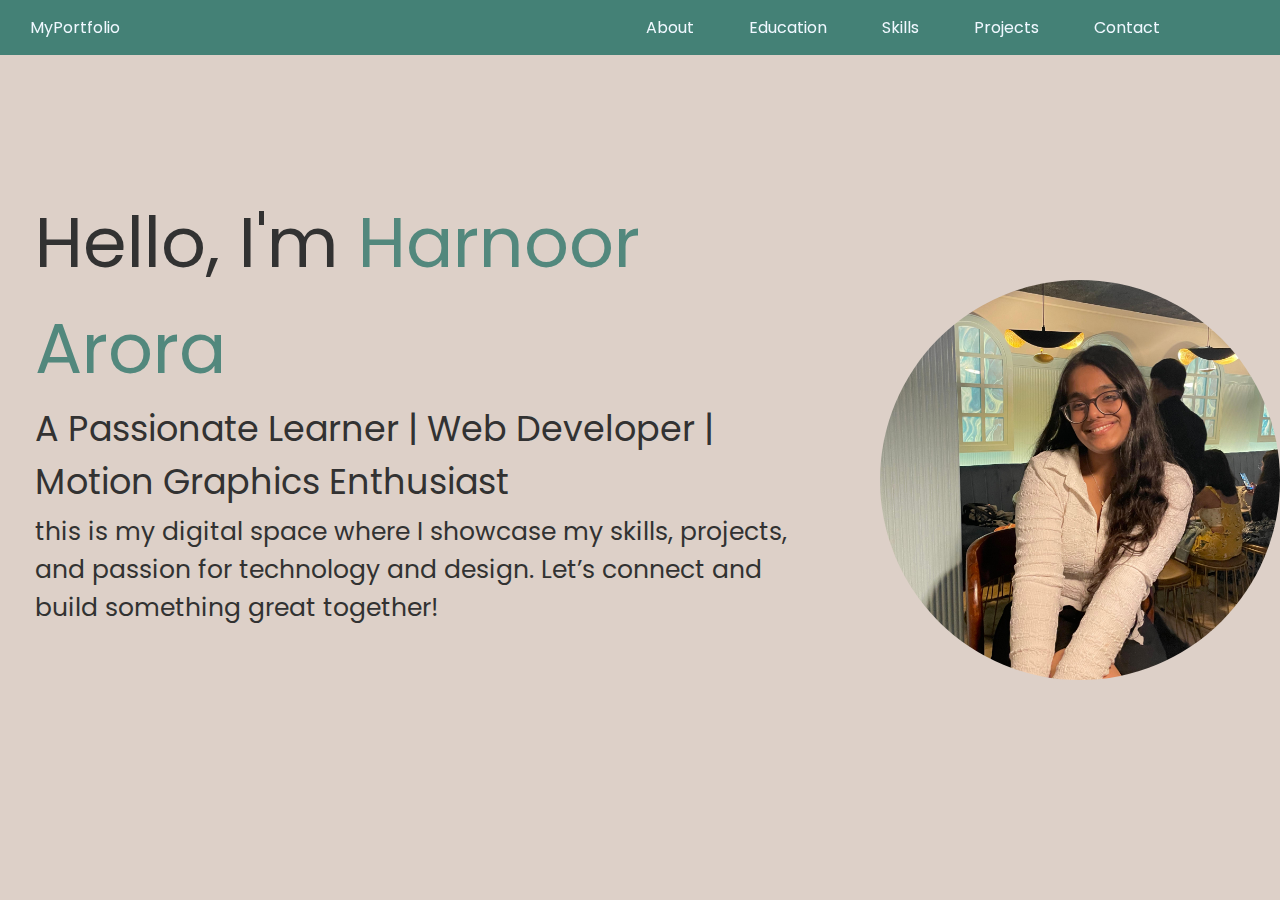
<file: index.html>
<!DOCTYPE html>
<html lang="en">
<head>
    <meta charset="UTF-8">
    <meta name="viewport" content="width=device-width, initial-scale=1.0">
    <title>MyPortfolio</title>
    <link rel="preconnect" href="https://fonts.googleapis.com">
    <link rel="preconnect" href="https://fonts.gstatic.com" crossorigin>
    <link href="https://fonts.googleapis.com/css2?family=Poppins:ital,wght@0,100;0,200;0,300;0,400;0,500;0,600;0,700;0,800;0,900;1,100;1,200;1,300;1,400;1,500;1,600;1,700;1,800;1,900&display=swap" rel="stylesheet">
    <link rel="stylesheet" href="style.css">
</head>
<body>
    <header class="navbar">
        <div class="left">
            <div class="MyPortfolio">
                MyPortfolio
            </div>
        </div>
        <div class="right">
            <div class="links">
                <a href="index.html"> About</a>
            </div>
            <div class="links">
                <a href="education.html"> Education</a>
            </div>
            <div class="links">
                <a href="skills.html"> Skills</a>
            </div>
            <div class="links">
                <a href="projects.html"> Projects</a>
            </div>
            <div class="links">
                <a href="contact.html">Contact</a>
            </div>
        </div>
    </header>

    <main>
        <div class="mainp">
            <div class="lefttext">
                <div class="title">
                    Hello, I'm <span class="green">Harnoor Arora</span> 
                </div>
                <div class="discp">
                    A Passionate Learner | Web Developer | Motion Graphics Enthusiast
                </div>
                <div class="discp2">
                    this is my digital space where I showcase my skills, projects, and passion for technology and design. Let’s connect and build something great together!
                </div>
            </div>
            <div class="rightpic">
                <img class="profile" src="profile.jpg">
            </div>
        </div>
    </main>
</body>
</html>
</file>
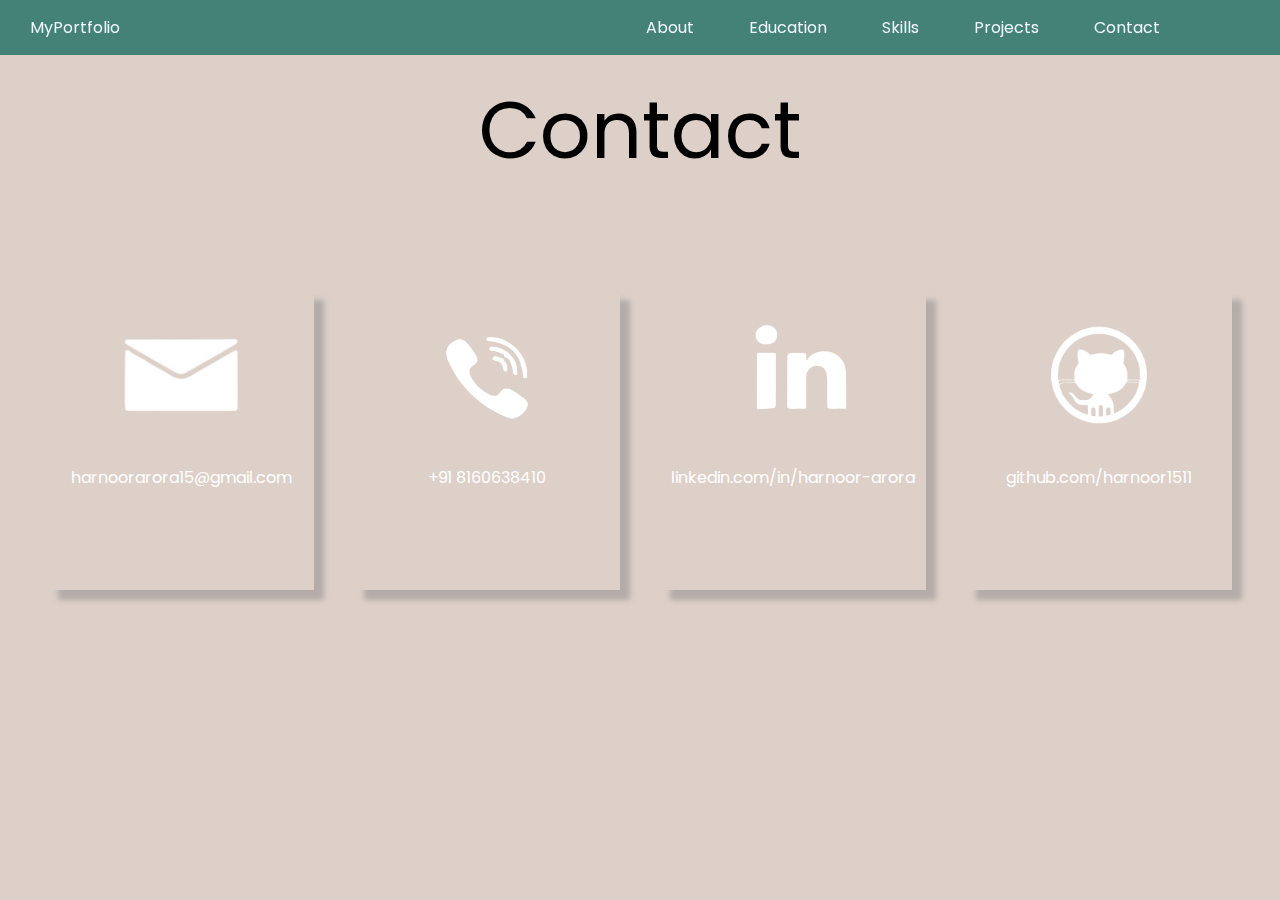
<file: contact.html>
<!DOCTYPE html>
<html lang="en">
<head>
    <meta charset="UTF-8">
    <meta name="viewport" content="width=device-width, initial-scale=1.0">
    <link rel="preconnect" href="https://fonts.googleapis.com">
    <link rel="preconnect" href="https://fonts.gstatic.com" crossorigin>
    <link href="https://fonts.googleapis.com/css2?family=Poppins:ital,wght@0,100;0,200;0,300;0,400;0,500;0,600;0,700;0,800;0,900;1,100;1,200;1,300;1,400;1,500;1,600;1,700;1,800;1,900&display=swap" rel="stylesheet">
    <link rel="stylesheet" href="style.css">
    <title>Contact</title>
</head>
<body>
    <header class="navbar">
        <div class="left">
            <div class="MyPortfolio">
                MyPortfolio
            </div>
        </div>
        <div class="right">
            <div class="links">
                <a href="index.html"> About</a>
            </div>
            <div class="links">
                <a href="education.html"> Education</a>
            </div>
            <div class="links">
                <a href="skills.html"> Skills</a>
            </div>
            <div class="links">
                <a href="projects.html"> Projects</a>
            </div>
            <div class="links">
                <a href="contact.html">Contact</a>
            </div>
        </div>
    </header>
    <div class="heading">
        Contact
    </div>
    <div class="icons">
        <div class="box">
            <div class="pic">
                <img class="mail" src="icons/mail.png" alt="mail">
            </div>
            <div class="info">
                harnoorarora15@gmail.com
            </div>
        </div>
        <div class="box">
            <div class="pic">
                <img class="call"  src="icons/call.png" alt="call">
            </div>
            <div class="info">
                +91 8160638410
            </div>
        </div>
        <div class="box">
            <div class="pic">
                <img  class="ld" src="icons/linkdin.png" alt="linkedin">
            </div>
            <div class="info">
                <a href="https://linkedin.com/in/harnoor-arora-298873318" target="_blank">linkedin.com/in/harnoor-arora</a>   
            </div>
        </div>
        <div class="box">
            <div class="pic">
                <img class="git"  src="icons/git.png" alt="github">
            </div>
            <div class="info">
                <a href="https://github.com/harnoor1511" target="_blank">github.com/harnoor1511</a>
            </div>
        </div>
    </div>
</body>
</html>
</file>
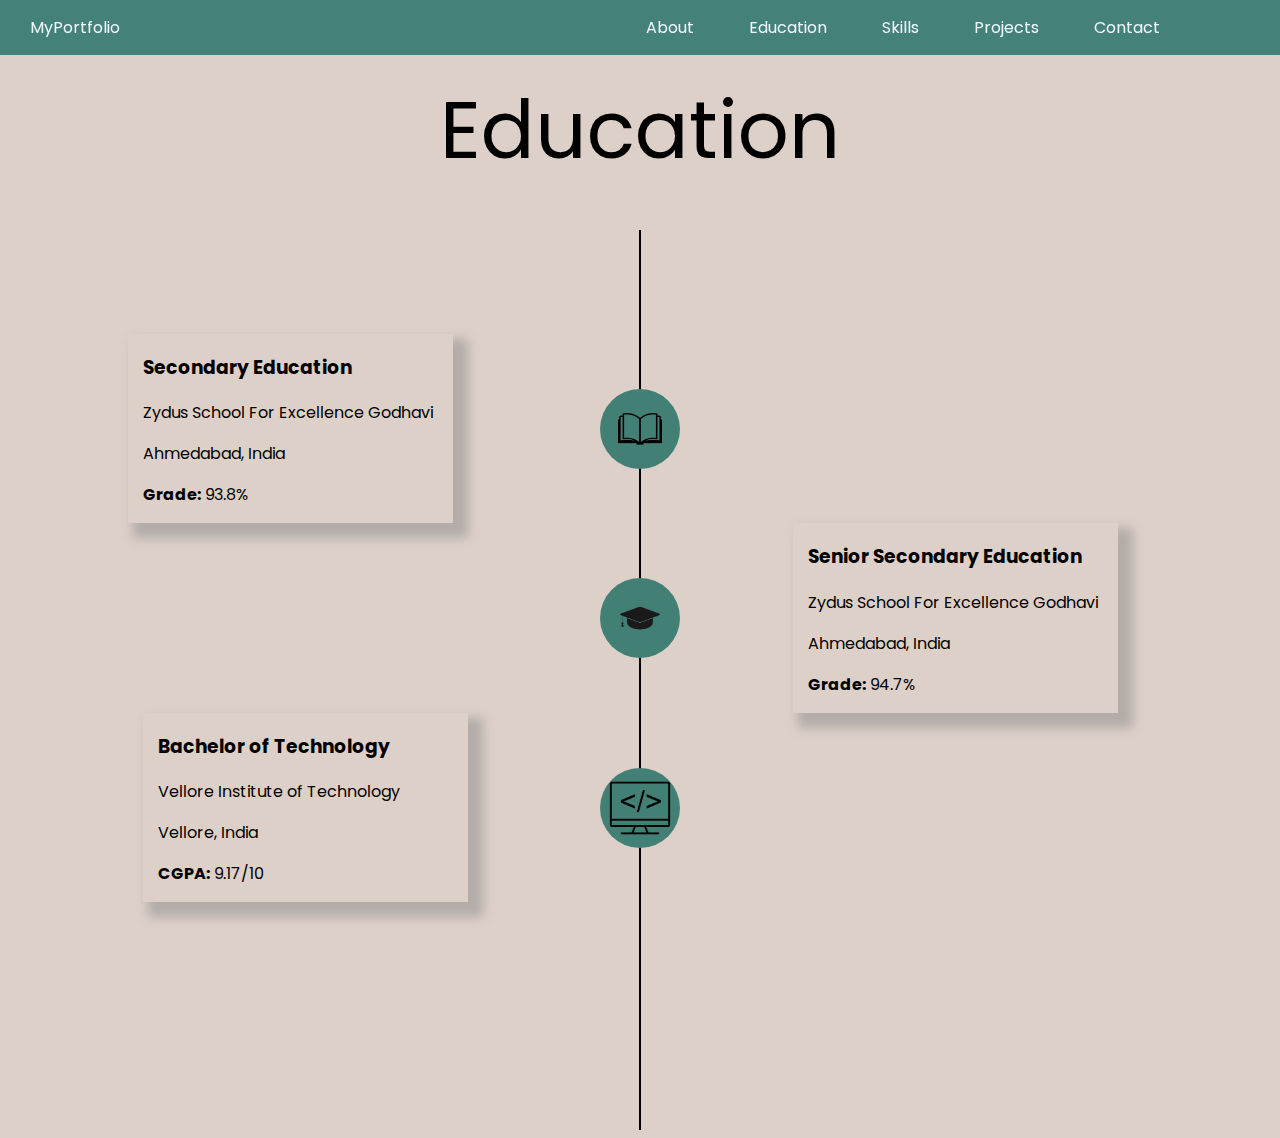
<file: education.html>
<!DOCTYPE html>
<html lang="en">
<head>
    <meta charset="UTF-8">
    <meta name="viewport" content="width=device-width, initial-scale=1.0">
    <link rel="preconnect" href="https://fonts.googleapis.com">
    <link rel="preconnect" href="https://fonts.gstatic.com" crossorigin>
    <link href="https://fonts.googleapis.com/css2?family=Poppins:ital,wght@0,100;0,200;0,300;0,400;0,500;0,600;0,700;0,800;0,900;1,100;1,200;1,300;1,400;1,500;1,600;1,700;1,800;1,900&display=swap" rel="stylesheet">
    <link rel="stylesheet" href="style.css">
    <title>Education</title>
</head>
<body>
    <header class="navbar">
        <div class="left">
            <div class="MyPortfolio">
                MyPortfolio
            </div>
        </div>
        <div class="right">
            <div class="links">
                <a href="index.html"> About</a>
            </div>
            <div class="links">
                <a href="education.html"> Education</a>
            </div>
            <div class="links">
                <a href="skills.html"> Skills</a>
            </div>
            <div class="links">
                <a href="projects.html"> Projects</a>
            </div>
            <div class="links">
                <a href="contact.html">Contact</a>
            </div>
        </div>
    </header>
    <div class="heading">
        Education
    </div>
    <div class="wrapper">
        <div class="vertical-line">
            <div class="timeline">
                <div class="timeline-itemleft">
                    <div class="circle">
                        <img src="icons/book.png" alt="10th Grade Icon">
                    </div>
                    <div class="content1">
                        <h3>Secondary Education</h3>
                        <p>Zydus School For Excellence Godhavi</p>
                        <p>Ahmedabad, India</p>
                        <p><b>Grade:</b> 93.8%</p>
                    </div>
                </div>
            
                <div class="timeline-item right">
                    <div class="circle">
                        <img src="icons/cap.png" alt="12th Grade Icon">
                    </div>
                    <div class="content2">
                        <h3>Senior Secondary Education</h3>
                        <p>Zydus School For Excellence Godhavi</p>
                        <p>Ahmedabad, India</p>
                        <p><b>Grade:</b> 94.7%</p>
                    </div>
                </div>
            
                <div class="timeline-item left">
                    <div class="circle">
                        <img class="uni"  src="icons/uni.png" alt="University Icon">
                    </div>
                    <div class="content1">
                        <h3>Bachelor of Technology</h3>
                        <p>Vellore Institute of Technology</p>
                        <p>Vellore, India</p>
                        <p><b>CGPA:</b> 9.17/10</p>
                    </div>
                </div>
            </div>
        </div>
    </div>
    
    
    

</body>
</html>
</file>
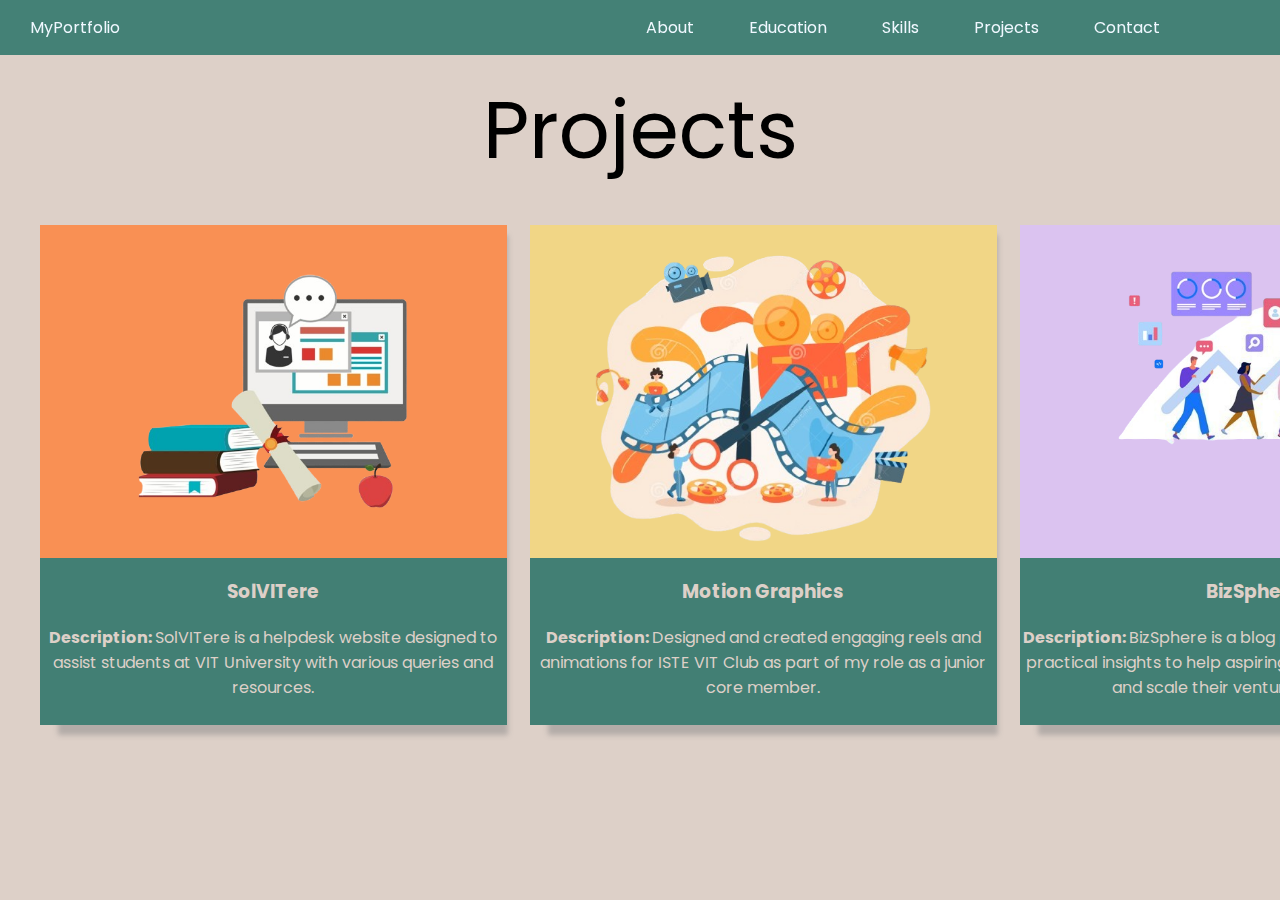
<file: projects.html>
<!DOCTYPE html>
<html lang="en">
<head>
    <meta charset="UTF-8">
    <meta name="viewport" content="width=device-width, initial-scale=1.0">
    <link rel="preconnect" href="https://fonts.googleapis.com">
    <link rel="preconnect" href="https://fonts.gstatic.com" crossorigin>
    <link href="https://fonts.googleapis.com/css2?family=Poppins:ital,wght@0,100;0,200;0,300;0,400;0,500;0,600;0,700;0,800;0,900;1,100;1,200;1,300;1,400;1,500;1,600;1,700;1,800;1,900&display=swap" rel="stylesheet">
    <link rel="stylesheet" href="style.css">
    <title>Projects</title>
</head>
<body>
    <header class="navbar">
        <div class="left">
            <div class="MyPortfolio">
                MyPortfolio
            </div>
        </div>
        <div class="right">
            <div class="links">
                <a href="index.html"> About</a>
            </div>
            <div class="links">
                <a href="education.html"> Education</a>
            </div>
            <div class="links">
                <a href="skills.html"> Skills</a>
            </div>
            <div class="links">
                <a href="projects.html"> Projects</a>
            </div>
            <div class="links">
                <a href="contact.html">Contact</a>
            </div>
        </div>
    </header>
    <div class="heading">
        Projects
    </div>
    <div class="proj">
        <div class="full">
            <div class="ppic">
                <img class="first" src="icons/solv.png" alt="solvitere">
            </div>
            <div class="dis">
                <h3>SolVITere</h3>
                <b>Description: </b>SolVITere is a helpdesk website designed to assist students at VIT University with various queries and resources.
            </div>
        </div>
        <div class="full2">
            <div class="ppic2">
                <img class="first"  src="icons/mg.png" alt="motion graphics">
            </div>
            <div class="dis">
                <h3>Motion Graphics</h3>
                <b>Description: </b>Designed and created engaging reels and animations for ISTE VIT Club as part of my role as a junior core member.
            </div>
        </div>
        <div class="full3">
            <div class="ppic3">
                <img  class="first" src="icons/blog.png" alt="blog">
            </div>
            <div class="dis">
                <h3>BizSphere</h3>
                <b>Description: </b>BizSphere is a blog platform offering concise, practical insights to help aspiring entrepreneurs kickstart and scale their ventures effectively.
            </div>
        </div>
    
    </div>
</body>
</html>
</file>
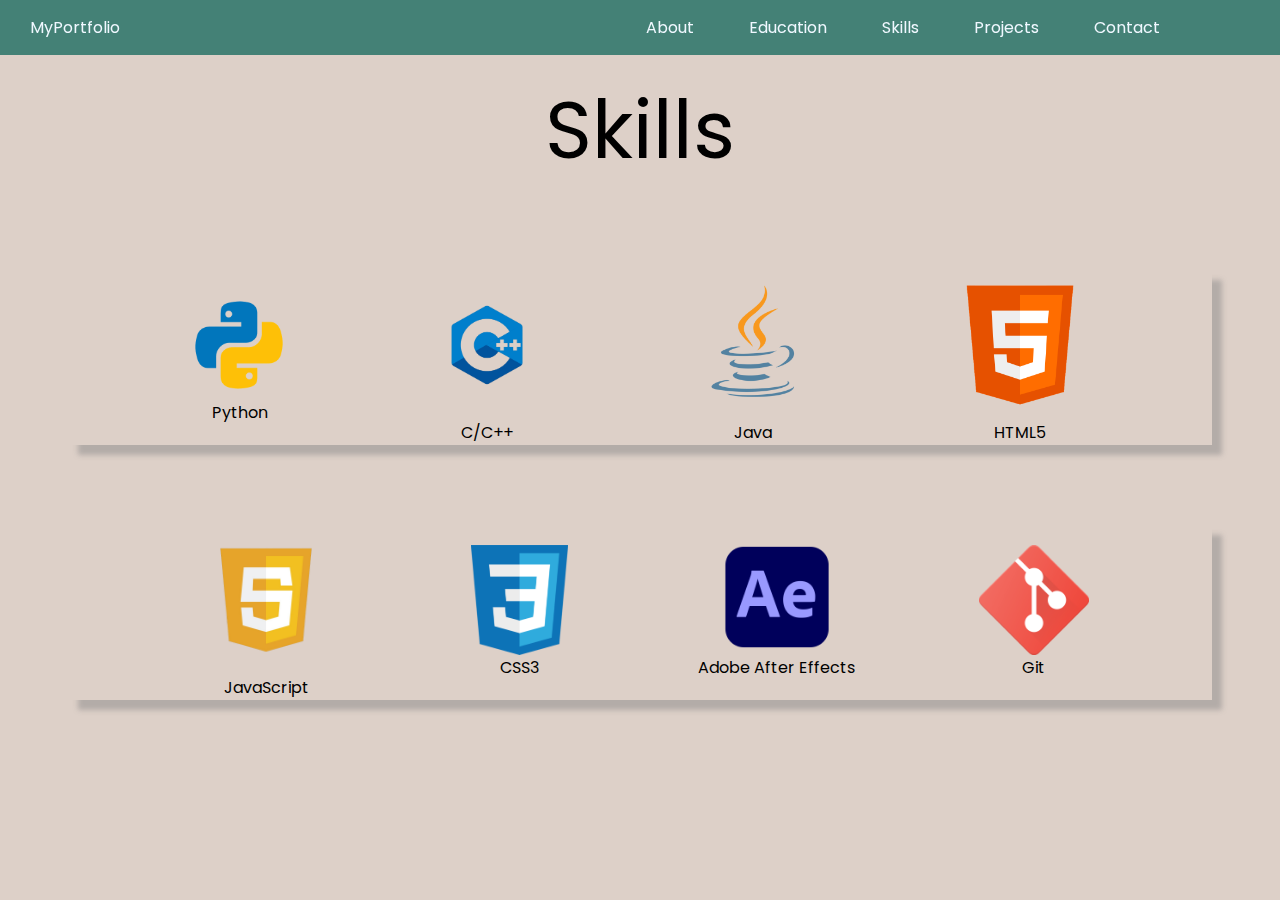
<file: skills.html>
<!DOCTYPE html>
<html lang="en">
<head>
    <meta charset="UTF-8">
    <meta name="viewport" content="width=device-width, initial-scale=1.0">
    <link rel="preconnect" href="https://fonts.googleapis.com">
    <link rel="preconnect" href="https://fonts.gstatic.com" crossorigin>
    <link href="https://fonts.googleapis.com/css2?family=Poppins:ital,wght@0,100;0,200;0,300;0,400;0,500;0,600;0,700;0,800;0,900;1,100;1,200;1,300;1,400;1,500;1,600;1,700;1,800;1,900&display=swap" rel="stylesheet">
    <link rel="stylesheet" href="style.css">
    <title>Skills</title>
</head>
<body>
    <header class="navbar">
        <div class="left">
            <div class="MyPortfolio">
                MyPortfolio
            </div>
        </div>
        <div class="right">
            <div class="links">
                <a href="index.html"> About</a>
            </div>
            <div class="links">
                <a href="education.html"> Education</a>
            </div>
            <div class="links">
                <a href="skills.html"> Skills</a>
            </div>
            <div class="links">
                <a href="projects.html"> Projects</a>
            </div>
            <div class="links">
                <a href="contact.html">Contact</a>
            </div>
        </div>
    </header>
    <div class="heading">
        Skills
    </div>
    <div class="sec">
        <div class="skill">
            <div class="logo1">
                <img class="py" src="icons/python.png" alt="python">
            </div>
            <div class="name">
                Python
            </div>
        </div>
        <div class="skill">
            <div class="logo">
                <img class="py" src="icons/c++.png" alt="c++">
            </div>
            <div class="name">
                C/C++
            </div>
        </div>
        <div class="skill">
            <div class="logo">
                <img class="py" src="icons/java.png" alt="Java">
            </div>
            <div class="name">
                Java
            </div>
        </div>
        <div class="skill">
            <div class="logo">
                <img class="py" src="icons/html.png" alt="html">
            </div>
            <div class="name">
                HTML5
            </div>
        </div>
    </div>
    <div class="sec">
        <div class="skill">
            <div class="logo">
                <img class="py" src="icons/javascript.png" alt="JS">
            </div>
            <div class="name">
                JavaScript
            </div>
        </div>
        <div class="skill">
            <div class="logo1">
                <img class="py" src="icons/css.png" alt="css">
            </div>
            <div class="name">
                CSS3
            </div>
        </div>
        <div class="skill">
            <div class="logo1">
                <img class="py" src="icons/ae.png" alt="aftereffects">
            </div>
            <div class="name">
                Adobe After Effects
            </div>
        </div>
        <div class="skill">
            <div class="logo1">
                <img class="py" src="icons/gitlogo.png" alt="Git">
            </div>
            <div class="name">
                Git
            </div>
        </div>
    </div>
</body>
</html>
</file>
<file: style.css>
body{
    font-family: "Poppins", sans-serif;
    background-color: #DDD0C8;
}

.navbar{
    height: 55px;
    display: flex;
    flex-direction: row;
    justify-content: space-between;

    position: fixed;
    top: 0;
    left: 0;
    right: 0;
    z-index: 100;

    background-color: rgba(66, 127, 116, 0.988);
}

.left{
    display: flex;
    align-items: center;
    margin-left: 30px;
}
a {
    text-decoration: none;   
    color: inherit;         
}
.right{
    display: flex;
    align-items: center;
    justify-content: end;
    flex: 4;
    margin-right: 70px;
}
.links, .MyPortfolio{
    color: aliceblue;
}
.links{
    margin-right: 45px;
    padding: 1px 5px;
}
.links:hover{
    background-color: #DDD0C8;
    color: #323232;
    border-radius: 10px;
    padding: 1px 5px;
}
.mainp{
    display: flex;
    flex-direction: row;
    justify-content: space-between;
    height: 850px;
    position: fixed;
    left: 0;
    bottom: 0;
    right: 0;
    
}
.rightpic{
    align-items: center;
   
    flex: 1;

}
.lefttext{
    flex: 2;
    align-items: center;
    background-color: #DDD0C8;
    font-family: "Poppins", sans-serif;
    color: #323232;
    
}
.profile{
    width: 400px;
    margin-top: 230px;
    margin-left: 50px;
    height: 400px;
    border-radius: 50%;  
    object-fit: cover;   
    overflow: hidden;
}

.title{
    font-size: 70px;
    margin-top: 140px;
    margin-left: 35px;
}
.discp{
    font-size: 35px;
    margin-left: 35px;
}
.discp2{
    font-size: 25px;
    margin-left: 35px;
    margin-top: 5px;
}
.green{
    color: rgba(66, 127, 116, 0.901);
}




.icons{
    display: flex;
    flex-direction: row;
    justify-content: space-between;
    margin-top: 100px;
    margin-left: 40px;

}
.box{
    display: flex;
    flex-direction: column;
    justify-content: space-between;
    flex:1;
    align-items: center;
    height: 300px;
    
    box-shadow: 10px 10px 5px rgba(109, 112, 113, 0.368);
    margin-right: 40px;
}
.box:hover{
    background-color:rgba(66, 127, 116, 0.901) ;
    box-shadow: 10px 10px 5px rgba(109, 112, 113, 0.882);
    height: 320px;
}

.pic img{
    width: 100%;                
    height: 100%;              
    object-fit: contain; 
}
.pic{
    width: 170px;               
    height: 170px;             
    border-radius: 50%;        
    overflow: hidden;           
    display: flex;
    justify-content: center;    
    align-items: center;  
}
.heading{
    margin-top: 70px;
    text-align: center;
    font-size: 80px;
}
.info{
    margin-bottom: 100px;
    color: #ffffff;
}




.logo{
    width: 150px;               
    height: 150px;
    overflow: hidden;           
    display: flex;
    justify-content: center;    
    align-items: center;  
}
.py{
    width: 100%;                
    height: 100%;              
    object-fit: contain;
}
.sec{
    display: flex;
    flex-direction: row;
    justify-content: space-evenly;
    align-items: center;
    margin-left: 60px;
    margin-right: 60px;
    margin-top: 80px;
    box-shadow: 10px 10px 5px rgba(109, 112, 113, 0.368);
}
.skill{
    display: flex;
    flex-direction: column;
    justify-content: space-between;
    align-items: center;
    
    
}
.logo1{
    width: 110px;               
    height: 110px;
    overflow: hidden;           
    display: flex;
    justify-content: center;    
    align-items: center;  
    

}



.wrapper {
    display: grid;
    place-items: center; 
    height: 100vh;
    margin-top: 40px;
}
.vertical-line {
    position: relative;
    height: 100%; 
    width: 2px; 
    background-color: black;
}
.circle {
    width: 80px;
    height: 80px;
    background-color: rgb(66, 127, 116);
    border-radius: 50%;  
    position: absolute;
    left: 50%;   
    transform: translateX(-50%);

    
}
.circle:nth-child(1) { top: 10; }   
.circle:nth-child(2) { top: 45%; }   
.circle:nth-child(3) { top: 80%; }   

.circle img{
    width: 100%;
    object-fit: contain;
}
.uni{
    width: 2px;
    margin-right: 20px;
    margin-bottom: 8px;
}

.timeline{
    display: flex;
    flex-direction: column;
    justify-content: space-between;
    align-items: center;
}
.timeline-itemleft{
    display: flex;
    flex-direction: row;
    justify-content: space-between;
    align-items: center;
    margin-top: 104px;

}
.content1{
    box-shadow:10px 10px 10px 5px rgba(109, 112, 113, 0.368);
    margin-right: 700px;
    padding-left: 15px;
    padding-right: 10px;
    width: 300px;
}
.content2{
    box-shadow:10px 10px 10px 5px rgba(109, 112, 113, 0.368);
    margin-left: 700px;
    padding-left: 15px;
    padding-right: 10px;
    width: 300px;
}
.proj{
    display: flex;
    flex-direction: row;
    justify-content: space-between;
    margin-left: 40px;
    margin-top: 35px;
}
.ppic{
    width: 170px;               
    height: 170px;                     
    overflow: hidden;           
    display: flex;
    justify-content: center;    
    align-items: center; 
    flex:2;
    width: 467px;
    background-color: rgb(249, 144, 84);
}
.full{
    display: flex;
    flex-direction: column;
    justify-content: space-between;
    flex:1;
    align-items: center;
    height: 500px;
    background-color: rgb(249, 144, 84);
    width: 450px;
    box-shadow: 10px 10px 5px rgba(109, 112, 113, 0.368);
    margin-right: 40px;
    padding-left: 0;
    padding-right: 0;
}
.ppic3{
    width: 170px;               
    height: 170px;                     
    overflow: hidden;           
    display: flex;
    justify-content: center;    
    align-items: center; 
    flex:2;
    width: 467px;
    background-color: rgb(219, 195, 240);
}
.dis{
    background-color: rgb(66, 127, 116);
    flex: 1;
    width: 467px;
    height: 50px;
}
.first{
    width: 370px;
}
.full3{
    display: flex;
    flex-direction: column;
    justify-content: space-between;
    flex:1;
    align-items: center;
    height: 500px;
    background-color: rgb(219, 195, 240);
    width: 450px;
    box-shadow: 10px 10px 5px rgba(109, 112, 113, 0.368);
    margin-right: 40px;
    padding-left: 0;
    padding-right: 0;
}
.full2{
    display: flex;
    flex-direction: column;
    justify-content: space-between;
    flex:1;
    align-items: center;
    height: 500px;
    background-color: rgb(248, 192, 25);
    width: 450px;
    box-shadow: 10px 10px 5px rgba(109, 112, 113, 0.368);
    margin-right: 40px;
    padding-left: 0;
    padding-right: 0;
}
.ppic2{
    width: 170px;               
    height: 170px;                     
    overflow: hidden;           
    display: flex;
    justify-content: center;    
    align-items: center; 
    flex:2;
    width: 467px;
    background-color: rgb(241, 214, 134);
}
.dis{
    color: #DDD0C8;
    text-align: center;
}
</file>
